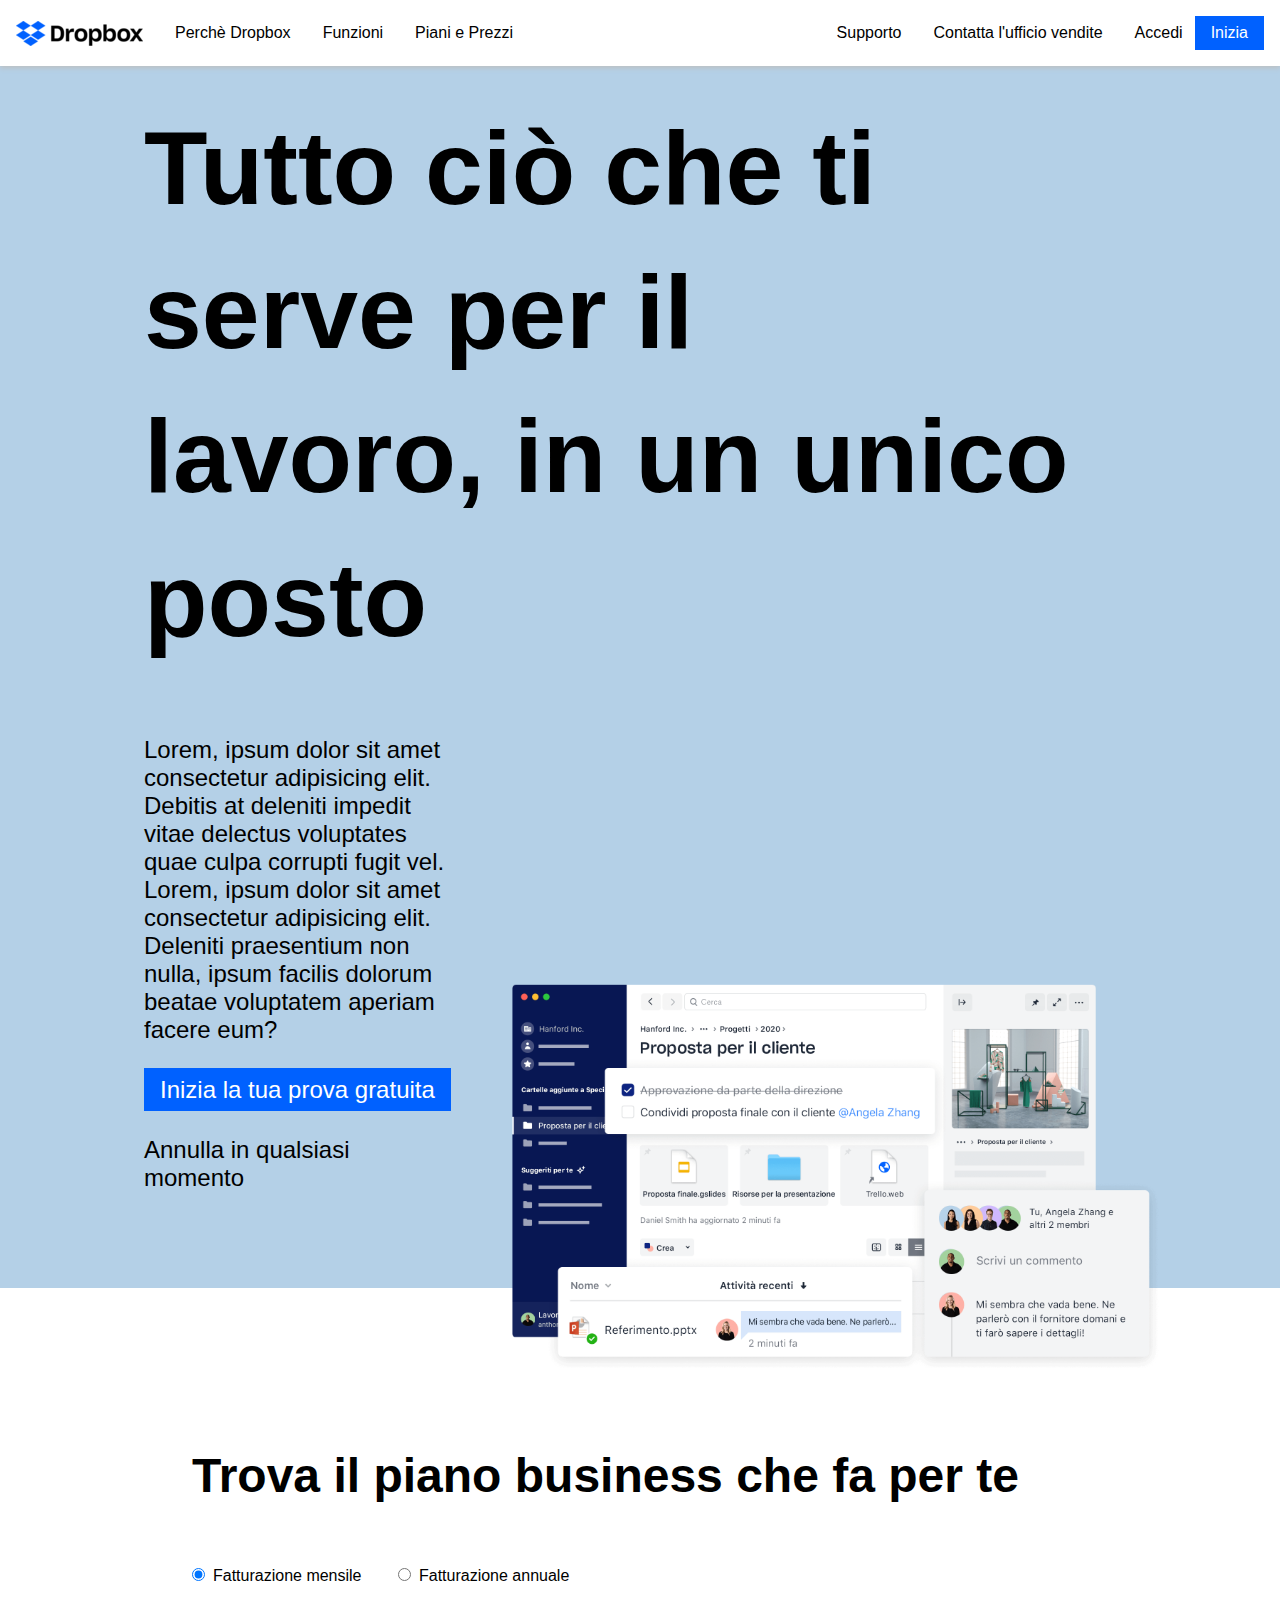
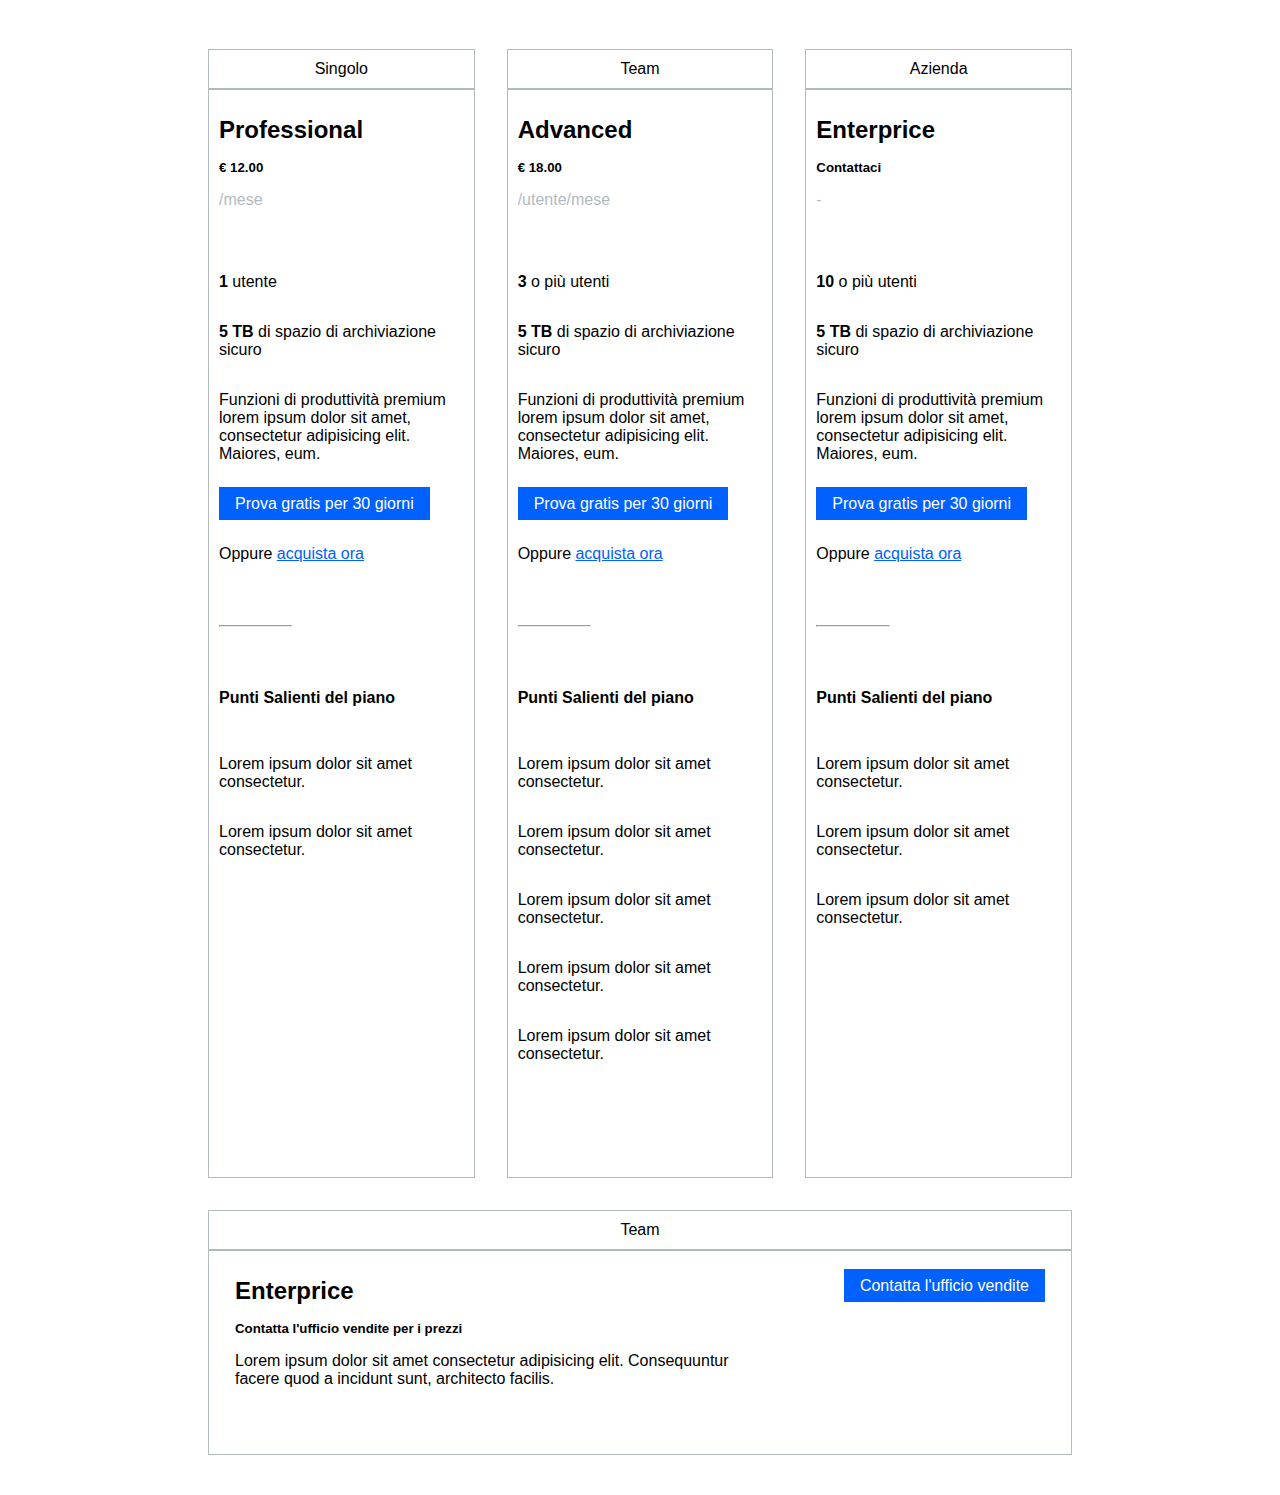
<file: index.html>
<!DOCTYPE html>
<html lang="en">
<head>
    <meta charset="UTF-8">
    <meta name="viewport" content="width=device-width, initial-scale=1.0">
    <title>Dropbox</title>

    <!-- google fonts -->
    <link rel="preconnect" href="https://fonts.googleapis.com">
    <link rel="preconnect" href="https://fonts.gstatic.com" crossorigin>
    <link href="https://fonts.googleapis.com/css2?family=Open+Sans:ital,wght@0,300..800;1,300..800&display=swap"
        rel="stylesheet">

    <!-- fontawesome icons -->
    <link rel="stylesheet" href="https://cdnjs.cloudflare.com/ajax/libs/font-awesome/6.6.0/css/all.min.css"
        integrity="sha512-Kc323vGBEqzTmouAECnVceyQqyqdsSiqLQISBL29aUW4U/M7pSPA/gEUZQqv1cwx4OnYxTxve5UMg5GT6L4JJg=="
        crossorigin="anonymous" referrerpolicy="no-referrer" />

    <link rel="stylesheet" href="./css/style.css">
</head>
<body class="debu">
    <header class="d.flex">
        <!-- menu -->
        <nav class="d-flex align-center justify-between">
            <div class="d-flex align-center">
                <!-- left menu -->
                <img class="logo" src="./img/logo-small.png" alt="logo dropbox">
                <div class="d-flex left-menu">
                    <a href="">Perchè Dropbox</a>
                    <a href="">Funzioni</a>
                    <a href="">Piani e Prezzi</a>
                </div>
            </div>
            <!-- right menu -->
            <div class="d-flex align-center">
                <div class="d-flex right-menu">
                    <a href="">Supporto</a>
                    <a href="">Contatta l'ufficio vendite</a>
                    <a href="">Accedi</a>
                </div>
                <!-- menu button -->
                <a id="start" href="">Inizia</a>
            </div>
        </nav>
    </header>
    <main>
        <!-- section jumbotron -->
        <div class="jumbotron">
            <div class="container">
                <!-- title jumbotron -->
                <h1 id="title-jumbotron">
                    <strong>Tutto ciò che ti serve per il<br>
                        lavoro, in un unico posto</strong>
                </h1>
                <!-- content jumbotron -->
                <div class="row">
                    <!-- jumbotron left -->
                    <div id="jumbo-left" class="col-4">
                        <div>
                            Lorem, ipsum dolor sit amet consectetur adipisicing elit. Debitis at deleniti impedit vitae delectus voluptates quae culpa corrupti fugit vel. Lorem, ipsum dolor sit amet consectetur adipisicing elit. Deleniti praesentium non nulla, ipsum facilis dolorum beatae voluptatem aperiam facere eum?
                        </div>
                        <div>
                            <a class="buttons" href="">Inizia la tua prova gratuita</a>
                        </div>
                        <div>Annulla in qualsiasi momento</div>
                        <i id="arrow" class="fa-solid fa-arrow-down"></i>
                    </div>
                    <!-- jumbotron right -->
                    <div id="col-jumbo-right" class="col-8">
                        <img id="jumbo-right" src="./img/jumbo.png" alt="">
                    </div>
                </div>
            </div>
        </div>
        <!-- end-section jumbotron -->
        <!-- section plans -->
         <div class="section plans">
            <div class="container-s">
                <!-- title plans -->
                <h1 id="plans-title">
                    Trova il piano business che fa per te
                </h1>
                <div id="radio">
                    <input type="radio" id="monthly" name="billing" value="monthly" checked><lable>Fatturazione mensile</lable>
                    <input type="radio" id="annual" name="billing" value="annual"><lable>Fatturazione annuale</lable>
                </div>
                <!-- content plans -->
                <div class="row">

                    <!-- left column -->
                    <div class="col-4">
                        <!-- category -->
                        <div class="little-plans-icon border">
                            <div>
                                <i class="fa-solid fa-user"></i> Singolo
                            </div>
                        </div>
                        <!-- content -->
                        <div class="column-plans border">
                            <div class="offer">
                                <!-- offer -->
                                <h2>Professional</h2>
                                <h5>€ 12.00</h5>
                                <div class="grey">/mese</div>
                            </div>
                            <div class="info">
                                <!-- info -->
                                <div>
                                    <i class="fa-solid fa-user"></i>
                                    <strong>1</strong> utente
                                </div>
                                <div>
                                    <i class="fa-solid fa-folder"></i>
                                    <strong>5 TB</strong> di spazio di archiviazione sicuro
                                </div>
                                <div>
                                    <i class="fa-solid fa-share-nodes"></i>
                                    Funzioni di produttività premium lorem ipsum dolor sit amet, consectetur adipisicing elit. Maiores, eum.
                                </div>
                                <div>
                                    <a class="buttons" href="">Prova gratis per 30 giorni</a>
                                </div>
                                <div>
                                    Oppure <a class="buy-now" href="">acquista ora</a>
                                </div>
                                <div>
                                    <hr class="hr">
                                </div>
                                <div>
                                    <h4 id="infoh4">
                                        Punti Salienti del piano
                                    </h4>
                                </div>
                                <div>    
                                    <div>
                                        <ul class="style-none-ul">
                                            <li><i class="check fa-solid fa-check"></i> Lorem ipsum dolor sit amet consectetur.</li>
                                            <li><i class="check fa-solid fa-check"></i> Lorem ipsum dolor sit amet consectetur.</li>
                                        </ul>
                                    </div>
                                </div>
                            </div>
                            <!-- end-info -->
                        </div>
                    </div>
                    <!-- end-left column -->

                    <!-- middle column -->
                    <div class="col-4 col-plans">
                        <!-- category -->
                        <div class="little-plans-icon border">
                            <div>
                                <i class="fa-solid fa-people-group"></i> Team
                            </div>
                        </div>
                        <!-- content -->
                        <div class="column-plans border">
                            <div class="offer">
                                <!-- offer -->
                                <h2>Advanced</h2>
                                <h5>€ 18.00</h5>
                                <div class="grey">/utente/mese</div>
                            </div>
                            <div class="info">
                                <!-- info -->
                                <div>
                                    <i class="fa-solid fa-people-group"></i>
                                    <strong>3</strong> o più utenti
                                </div>
                                <div>
                                    <i class="fa-solid fa-folder"></i>
                                    <strong>5 TB</strong> di spazio di archiviazione sicuro
                                </div>
                                <div>
                                    <i class="fa-solid fa-share-nodes"></i>
                                    Funzioni di produttività premium lorem ipsum dolor sit amet, consectetur adipisicing elit. Maiores, eum.
                                </div>
                                <div>
                                    <a class="buttons" href="">Prova gratis per 30 giorni</a>
                                </div>
                                <div>
                                    Oppure <a class="buy-now" href="">acquista ora</a>
                                </div>
                                <div>
                                    <hr class="hr">
                                </div>
                                <div>
                                    <h4 id="infoh4">
                                        Punti Salienti del piano
                                    </h4>
                                </div>
                                <div>    
                                    <div>
                                        <ul class="style-none-ul">
                                            <li><i class="check fa-solid fa-check"></i> Lorem ipsum dolor sit amet consectetur.</li>
                                            <li><i class="check fa-solid fa-check"></i> Lorem ipsum dolor sit amet consectetur.</li>
                                            <li><i class="check fa-solid fa-check"></i> Lorem ipsum dolor sit amet consectetur.</li>
                                            <li><i class="check fa-solid fa-check"></i> Lorem ipsum dolor sit amet consectetur.</li>
                                            <li><i class="check fa-solid fa-check"></i> Lorem ipsum dolor sit amet consectetur.</li>
                                        </ul>
                                    </div>
                                </div>
                            </div>
                            <!-- end-info -->
                        </div>
                    </div>
                    <!-- end-middle column -->

                    <!-- right column -->
                    <div class="col-4">
                        <!-- category -->
                        <div class="little-plans-icon border">
                            <div>
                                <i class="fa-solid fa-building"></i> Azienda
                            </div>
                        </div>
                        <!-- content -->
                        <div class="column-plans border">
                            <div class="offer">
                                <!-- offer -->
                                <h2>Enterprice</h2>
                                <h5>Contattaci</h5>
                                <div class="grey">-</div>
                            </div>
                            <div class="info">
                                <!-- info -->
                                <div>
                                    <i class="fa-solid fa-user"></i>
                                    <strong>10</strong> o più utenti
                                </div>
                                <div>
                                    <i class="fa-solid fa-folder"></i>
                                    <strong>5 TB</strong> di spazio di archiviazione sicuro
                                </div>
                                <div>
                                    <i class="fa-solid fa-share-nodes"></i>
                                    Funzioni di produttività premium lorem ipsum dolor sit amet, consectetur adipisicing elit. Maiores, eum.
                                </div>
                                <div>
                                    <a class="buttons" href="">Prova gratis per 30 giorni</a>
                                </div>
                                <div>
                                    Oppure <a class="buy-now" href="">acquista ora</a>
                                </div>
                                <div>
                                    <hr class="hr">
                                </div>
                                <div>
                                    <h4 id="infoh4">
                                        Punti Salienti del piano
                                    </h4>
                                </div>
                                <div>    
                                    <div>
                                        <ul class="style-none-ul">
                                            <li><i class="check fa-solid fa-check"></i> Lorem ipsum dolor sit amet consectetur.</li>
                                            <li><i class="check fa-solid fa-check"></i> Lorem ipsum dolor sit amet consectetur.</li>
                                            <li><i class="check fa-solid fa-check"></i> Lorem ipsum dolor sit amet consectetur.</li>
                                        </ul>
                                    </div>
                                </div>
                            </div>
                        </div>
                    </div>
                    <!-- end-right column -->

                    <!-- last column -->
                    <div id="last-column" class="col-12">
                        <!-- category -->
                        <div class="little-plans-icon border">
                            <div>
                                <i class="fa-solid fa-building"></i> Team
                            </div>
                        </div>
                        <!-- content -->
                        <div class="column-plans border">
                            <div class="row">
                                <div id="team-left" class="col-8 d-flex">
                                    <h2>Enterprice</h2>
                                    <h5>Contatta l'ufficio vendite per i prezzi</h5>
                                    <div>
                                        <p>
                                        Lorem ipsum dolor sit amet consectetur adipisicing elit. Consequuntur facere quod a incidunt sunt, architecto facilis.
                                        </p>
                                    </div>
                                </div>
                                <div id="team-button" class="col-4 d-flex">
                                    <div>
                                        <a class="buttons" href="">Contatta l'ufficio vendite</a>
                                    </div>
                                </div>
                            </div>
                        </div>    
                    </div>
                    <!-- end-last column -->

                </div>
            </div>
         </div>
    </main>
    <footer>

    </footer>
</body>
</html>
</file>
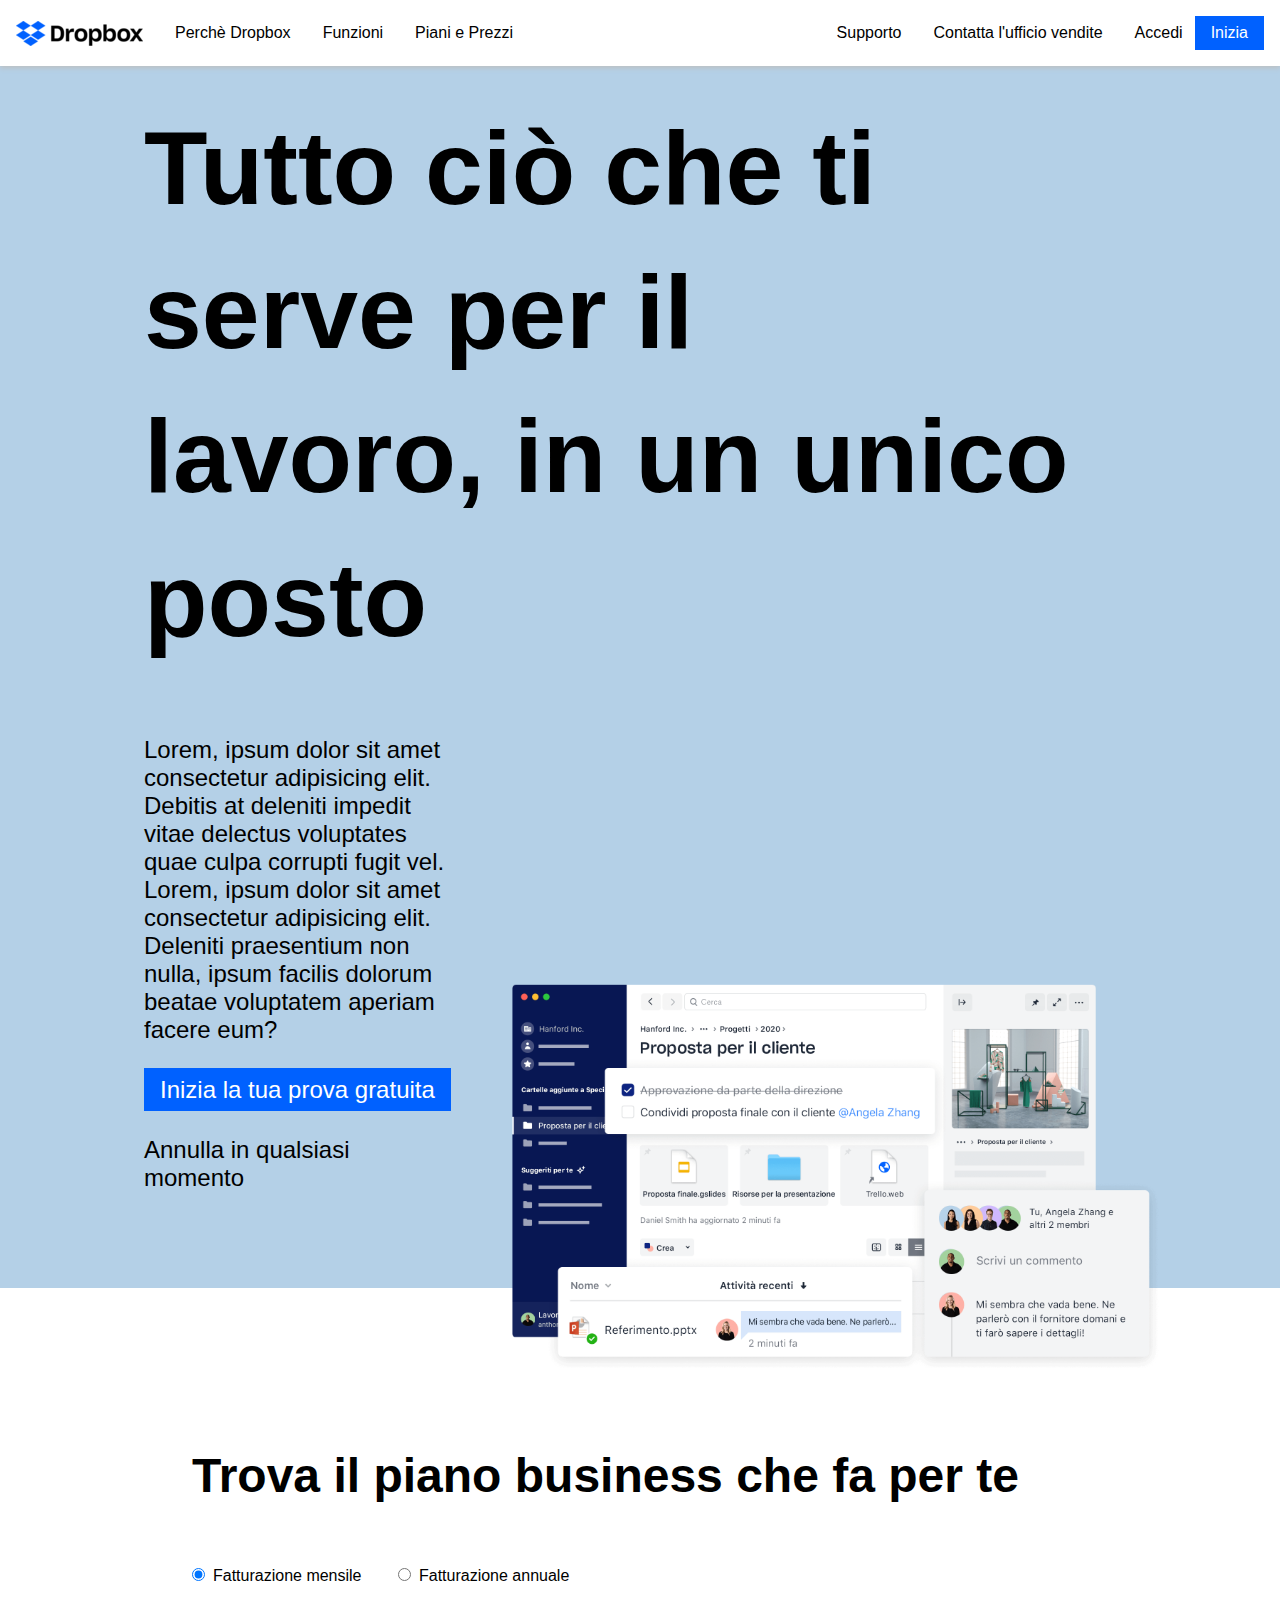
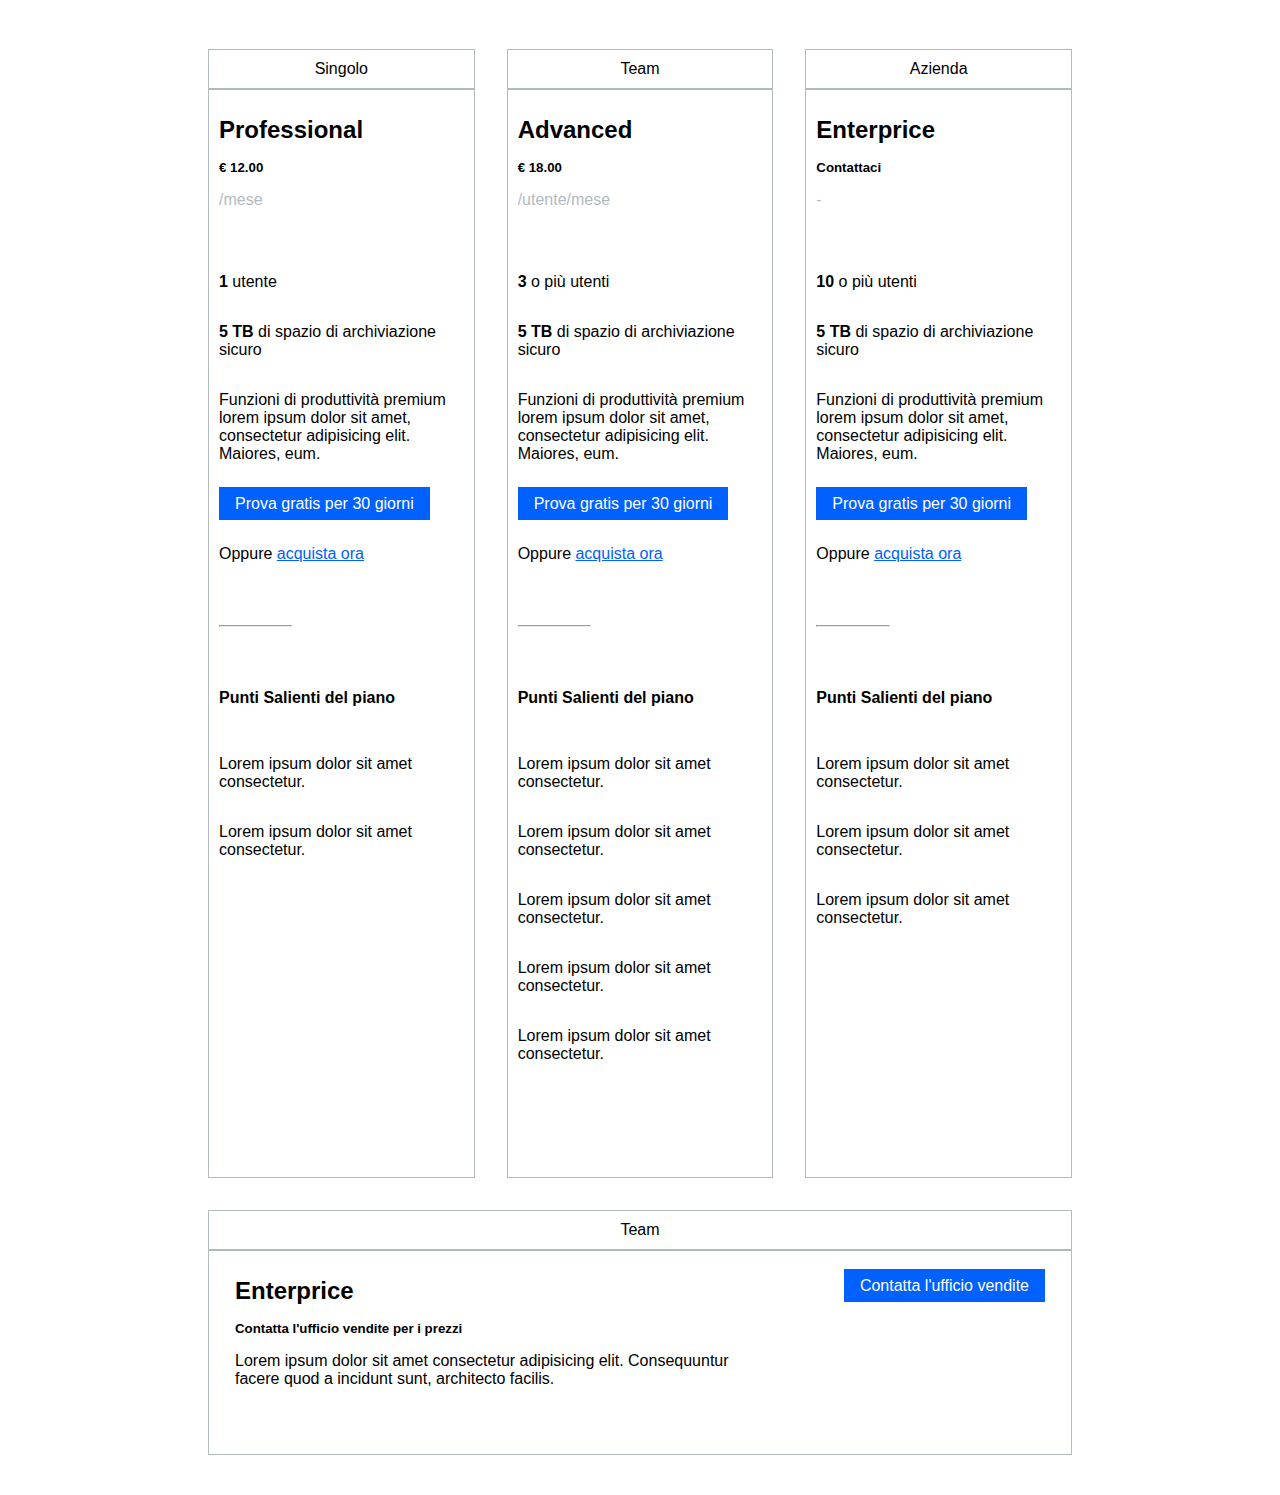
<file: bonus/index.html>
<!DOCTYPE html>
<html lang="en">
<head>
    <meta charset="UTF-8">
    <meta name="viewport" content="width=device-width, initial-scale=1.0">
    <title>Dropbox</title>

    <!-- google fonts -->
    <link rel="preconnect" href="https://fonts.googleapis.com">
    <link rel="preconnect" href="https://fonts.gstatic.com" crossorigin>
    <link href="https://fonts.googleapis.com/css2?family=Open+Sans:ital,wght@0,300..800;1,300..800&display=swap"
        rel="stylesheet">

    <!-- fontawesome icons -->
    <link rel="stylesheet" href="https://cdnjs.cloudflare.com/ajax/libs/font-awesome/6.6.0/css/all.min.css"
        integrity="sha512-Kc323vGBEqzTmouAECnVceyQqyqdsSiqLQISBL29aUW4U/M7pSPA/gEUZQqv1cwx4OnYxTxve5UMg5GT6L4JJg=="
        crossorigin="anonymous" referrerpolicy="no-referrer" />

    <link rel="stylesheet" href="./css/style.css">
</head>
<body class="debu">
    <header class="d-flex">
        <!-- menu -->
        <nav class="d-flex align-center justify-between">
            <div class="d-flex align-center">
                <!-- left menu -->
                <img class="logo" src="./img/logo-small.png" alt="logo dropbox">
                <div class="d-flex left-menu">
                    <a href="">Perchè Dropbox</a>
                    <a href="">Funzioni</a>
                    <a href="">Piani e Prezzi</a>
                </div>
            </div>
            <!-- right menu -->
            <div class="d-flex align-center">
                <div class="d-flex right-menu">
                    <a href="">Supporto</a>
                    <a href="">Contatta l'ufficio vendite</a>
                    <a href="">Accedi</a>
                </div>
                <!-- menu button -->
                <a id="start" href="">Inizia</a>
            </div>
        </nav>
    </header>
    <main>
        <!-- section jumbotron -->
        <div class="jumbotron">
            <div class="container">
                <!-- title jumbotron -->
                <h1 id="title-jumbotron">
                    <strong>Tutto ciò che ti serve per il<br>
                        lavoro, in un unico posto</strong>
                </h1>
                <!-- content jumbotron -->
                <div class="row">
                    <!-- jumbotron left -->
                    <div id="jumbo-left" class="col-4">
                        <div>
                            Lorem, ipsum dolor sit amet consectetur adipisicing elit. Debitis at deleniti impedit vitae delectus voluptates quae culpa corrupti fugit vel. Lorem, ipsum dolor sit amet consectetur adipisicing elit. Deleniti praesentium non nulla, ipsum facilis dolorum beatae voluptatem aperiam facere eum?
                        </div>
                        <div>
                            <a class="buttons" href="">Inizia la tua prova gratuita</a>
                        </div>
                        <div>Annulla in qualsiasi momento</div>
                        <i id="arrow" class="fa-solid fa-arrow-down"></i>
                    </div>
                    <!-- jumbotron right -->
                    <div id="col-jumbo-right" class="col-8">
                        <img id="jumbo-right" src="./img/jumbo.png" alt="">
                    </div>
                </div>
            </div>
        </div>
        <!-- end-section jumbotron -->
        <!-- section plans -->
         <div class="section plans">
            <div class="container-s">
                <!-- title plans -->
                <h1 id="plans-title">
                    Trova il piano business che fa per te
                </h1>
                <div id="radio">
                    <input type="radio" id="monthly" name="billing" value="monthly" checked><lable>Fatturazione mensile</lable>
                    <input type="radio" id="annual" name="billing" value="annual"><lable>Fatturazione annuale</lable>
                </div>
                <!-- content plans -->
                <div class="row">

                    <!-- left column -->
                    <div class="col-4">
                        <!-- category -->
                        <div class="little-plans-icon border">
                            <div>
                                <i class="fa-solid fa-user"></i> Singolo
                            </div>
                        </div>
                        <!-- content -->
                        <div class="column-plans border">
                            <div class="offer">
                                <!-- offer -->
                                <h2>Professional</h2>
                                <h5>€ 12.00</h5>
                                <div class="grey">/mese</div>
                            </div>
                            <div class="info">
                                <!-- info -->
                                <div>
                                    <i class="fa-solid fa-user"></i>
                                    <strong>1</strong> utente
                                </div>
                                <div>
                                    <i class="fa-solid fa-folder"></i>
                                    <strong>5 TB</strong> di spazio di archiviazione sicuro
                                </div>
                                <div>
                                    <i class="fa-solid fa-share-nodes"></i>
                                    Funzioni di produttività premium lorem ipsum dolor sit amet, consectetur adipisicing elit. Maiores, eum.
                                </div>
                                <div>
                                    <a class="buttons" href="">Prova gratis per 30 giorni</a>
                                </div>
                                <div>
                                    Oppure <a class="buy-now" href="">acquista ora</a>
                                </div>
                                <div>
                                    <hr class="hr">
                                </div>
                                <div>
                                    <h4 id="infoh4">
                                        Punti Salienti del piano
                                    </h4>
                                </div>
                                <div>    
                                    <div>
                                        <ul class="style-none-ul">
                                            <li><i class="check fa-solid fa-check"></i> Lorem ipsum dolor sit amet consectetur.</li>
                                            <li><i class="check fa-solid fa-check"></i> Lorem ipsum dolor sit amet consectetur.</li>
                                        </ul>
                                    </div>
                                </div>
                            </div>
                            <!-- end-info -->
                        </div>
                    </div>
                    <!-- end-left column -->

                    <!-- middle column -->
                    <div class="col-4 col-plans">
                        <!-- category -->
                        <div class="little-plans-icon border">
                            <div>
                                <i class="fa-solid fa-people-group"></i> Team
                            </div>
                        </div>
                        <!-- content -->
                        <div class="column-plans border">
                            <div class="offer">
                                <!-- offer -->
                                <h2>Advanced</h2>
                                <h5>€ 18.00</h5>
                                <div class="grey">/utente/mese</div>
                            </div>
                            <div class="info">
                                <!-- info -->
                                <div>
                                    <i class="fa-solid fa-people-group"></i>
                                    <strong>3</strong> o più utenti
                                </div>
                                <div>
                                    <i class="fa-solid fa-folder"></i>
                                    <strong>5 TB</strong> di spazio di archiviazione sicuro
                                </div>
                                <div>
                                    <i class="fa-solid fa-share-nodes"></i>
                                    Funzioni di produttività premium lorem ipsum dolor sit amet, consectetur adipisicing elit. Maiores, eum.
                                </div>
                                <div>
                                    <a class="buttons" href="">Prova gratis per 30 giorni</a>
                                </div>
                                <div>
                                    Oppure <a class="buy-now" href="">acquista ora</a>
                                </div>
                                <div>
                                    <hr class="hr">
                                </div>
                                <div>
                                    <h4 id="infoh4">
                                        Punti Salienti del piano
                                    </h4>
                                </div>
                                <div>    
                                    <div>
                                        <ul class="style-none-ul">
                                            <li><i class="check fa-solid fa-check"></i> Lorem ipsum dolor sit amet consectetur.</li>
                                            <li><i class="check fa-solid fa-check"></i> Lorem ipsum dolor sit amet consectetur.</li>
                                            <li><i class="check fa-solid fa-check"></i> Lorem ipsum dolor sit amet consectetur.</li>
                                            <li><i class="check fa-solid fa-check"></i> Lorem ipsum dolor sit amet consectetur.</li>
                                            <li><i class="check fa-solid fa-check"></i> Lorem ipsum dolor sit amet consectetur.</li>
                                        </ul>
                                    </div>
                                </div>
                            </div>
                            <!-- end-info -->
                        </div>
                    </div>
                    <!-- end-middle column -->

                    <!-- right column -->
                    <div class="col-4">
                        <!-- category -->
                        <div class="little-plans-icon border">
                            <div>
                                <i class="fa-solid fa-building"></i> Azienda
                            </div>
                        </div>
                        <!-- content -->
                        <div class="column-plans border">
                            <div class="offer">
                                <!-- offer -->
                                <h2>Enterprice</h2>
                                <h5>Contattaci</h5>
                                <div class="grey">-</div>
                            </div>
                            <div class="info">
                                <!-- info -->
                                <div>
                                    <i class="fa-solid fa-user"></i>
                                    <strong>10</strong> o più utenti
                                </div>
                                <div>
                                    <i class="fa-solid fa-folder"></i>
                                    <strong>5 TB</strong> di spazio di archiviazione sicuro
                                </div>
                                <div>
                                    <i class="fa-solid fa-share-nodes"></i>
                                    Funzioni di produttività premium lorem ipsum dolor sit amet, consectetur adipisicing elit. Maiores, eum.
                                </div>
                                <div>
                                    <a class="buttons" href="">Prova gratis per 30 giorni</a>
                                </div>
                                <div>
                                    Oppure <a class="buy-now" href="">acquista ora</a>
                                </div>
                                <div>
                                    <hr class="hr">
                                </div>
                                <div>
                                    <h4 id="infoh4">
                                        Punti Salienti del piano
                                    </h4>
                                </div>
                                <div>    
                                    <div>
                                        <ul class="style-none-ul">
                                            <li><i class="check fa-solid fa-check"></i> Lorem ipsum dolor sit amet consectetur.</li>
                                            <li><i class="check fa-solid fa-check"></i> Lorem ipsum dolor sit amet consectetur.</li>
                                            <li><i class="check fa-solid fa-check"></i> Lorem ipsum dolor sit amet consectetur.</li>
                                        </ul>
                                    </div>
                                </div>
                            </div>
                        </div>
                    </div>
                    <!-- end-right column -->

                    <!-- last column -->
                    <div id="last-column" class="col-12">
                        <!-- category -->
                        <div class="little-plans-icon border">
                            <div>
                                <i class="fa-solid fa-building"></i> Team
                            </div>
                        </div>
                        <!-- content -->
                        <div class="column-plans border">
                            <div class="row">
                                <div id="team-left" class="col-8 d-flex">
                                    <h2>Enterprice</h2>
                                    <h5>Contatta l'ufficio vendite per i prezzi</h5>
                                    <div>
                                        <p>
                                        Lorem ipsum dolor sit amet consectetur adipisicing elit. Consequuntur facere quod a incidunt sunt, architecto facilis.
                                        </p>
                                    </div>
                                </div>
                                <div id="team-button" class="col-4 d-flex">
                                    <div>
                                        <a class="buttons" href="">Contatta l'ufficio vendite</a>
                                    </div>
                                </div>
                            </div>
                        </div>    
                    </div>
                    <!-- end-last column -->

                </div>
            </div>
         </div>
    </main>
    <footer>

    </footer>
</body>
</html>
</file>
<file: css/style.css>
/* region common */
* {
    margin: 0;
    padding: 0;
    box-sizing: border-box;
}

body {
    font-family: Arial, Helvetica, sans-serif;
    min-width:1200px;
    background-color: var(--box-light);
}

img {
    max-width: 100%;
}

a {
    text-decoration: none;
    color: var(--box-dark);
}

.buttons {
    padding: 0.5rem 1rem;
    color: var(--box-light);
    background-color: var(--box-buttons);
}

.buttons:hover {
    background-color: var(--box-light-button);
}
/* end-region common */

/* region debug */
.debug * {
    border: 1px dashed;
}

.debug [class^="col"] {
    min-height: 300px;
    background-color: rgb(218, 228, 79);
}
/* end-region debug */

/* region utility */
:root {
    --box-light: #ffffff;
    --box-dark: #000000;
    --box-grey: #b2babe;
    --box-buttons: #0061ff;
    --box-light-button: #3381ff;
    --box-background: #b4d0e7;
}

.container {
    width: 80%;
    margin: auto;
}

.container-s {
    width: 70%;
    margin: auto;
}

.row {
    display: flex;
    flex-wrap: wrap;
    margin: 0;
}

[class^="col-"] {
    padding: 1rem;
}

.col-1 {
    width: calc((100% / 12) * 1);
}

.col-2 {
    width: calc((100% / 12) * 2);
}

.col-3 {
    width: calc((100% / 12) * 3);
}

.col-4 {
    width: calc((100% / 12) * 4);
}

.col-5 {
    width: calc((100% / 12) * 5);
}

.col-6 {
    width: 50%;
}

.col-7 {
    width: calc((100% / 12) * 7);
}

.col-8 {
    width: calc((100% / 12) * 8);
}

.col-9 {
    width: calc((100% / 12) * 9);
}

.col-10 {
    width: calc((100% / 12) * 10);
}

.col-11 {
    width: calc((100% / 12) * 11);
}

.col-12 {
    width: 100%;
}

.grey {
    color: var(--box-grey);
}
/* end-region utility */

/* region flex */
.d-flex {
    display: flex;
}

.justify-between {
    justify-content:space-between;
}

.align-center{
    align-items: center;
}
/* end-region flex */

/* region header */
header {
    background-color: var(--box-light);
    position: fixed;
    width: 100%;
    z-index: 1000;
}

header nav {
    padding: 1rem;
    width: 100%;
    box-shadow: 0px 2px 5px #bcbfc0;
}

.left-menu {
    a {
        margin-left: 2rem;
    }
}

.right-menu {
    a {
        margin-right: 2rem;
    }
}

a#start {
    padding: 0.5rem 1rem;
    color: var(--box-light);
    background-color: var(--box-buttons);
    margin-left: -20px;
}

a#start:hover {
    background-color: var(--box-light-button);
}
/* end-region header */

/* region main */
[class^="col"] {
    margin: 0.rem;
}

a:hover {
    background-color: (--box-background);
}

main {
    padding-top: 3rem;
}

/* jumbotron section */
.jumbotron {
    background-color: var(--box-background);
    margin-bottom: 10rem;
}

#title-jumbotron {
    font-size: 6.5rem;
    line-height: 9rem;
    padding: 1rem;
    padding-top: 3rem;
    margin-bottom: 2rem;
}

#jumbo-left {
    display: flex;
    flex-direction: column;
    font-size: 1.5rem;
}

#jumbo-left>*:not(:last-child) {
    padding-bottom: 2rem;
}

#col-jumbo-right {
    position: relative;
}

#jumbo-right {
    position: absolute;
    bottom: -5rem;
}

#arrow {
    font-size: 3rem;
    padding-top: 3rem;
}
/* end-jumbotron section */
/* plans section */
#plans-title {
    font-size: 3rem;
    margin-bottom: 4rem;
}

#radio {
    margin-bottom: 3rem;
    #monthly{
        margin-right: 0.5rem;
    }
    #annual{
        margin-left: 2rem;
        margin-right: 0.5rem;
    }
}

.border{
    border-width: 1px;
    border-style: solid;
    border-color: var(--box-grey);
    padding: 10px;
}
/* first col */
.little-plans-icon{
    display: flex;
    justify-content: center;
}

.column-plans {
    height: 100%;
}

.offer>* {
    padding-top: 1rem;
}

.info>*{
    padding-bottom: 2rem;
}

.info>div:first-child{
    padding-top: 4rem;
}

.buy-now {
    text-decoration: underline;
    color: var(--box-buttons);
}

.hr {
    margin: 30px 0px;
    width: 30%;
}

.style-none-ul {
    list-style-type: none;
}

li {
    margin-bottom: 2rem;
}

.check {
    color: var(--box-buttons);
}

#infoh4 {
    margin-bottom: 1rem;
}
/* end-first col */
/* last-col */
#last-column {
    margin-top: 2.5rem;
    margin-bottom: 4rem;
}

#team-left {
    flex-direction:column;
    :not(:last-child){
        padding-bottom: 1rem;
    }
}

#team-button {
    justify-content: flex-end;
}
/* end-last col */
/* end-plans section */
/* end-region main */
</file>
<file: bonus/css/style.css>
/* region common */
* {
    margin: 0;
    padding: 0;
    box-sizing: border-box;
}

body {
    font-family: Arial, Helvetica, sans-serif;
    min-width:1200px;
    background-color: var(--box-light);
}

img {
    max-width: 100%;
}

a {
    text-decoration: none;
    color: var(--box-dark);
}

.buttons {
    padding: 0.5rem 1rem;
    color: var(--box-light);
    background-color: var(--box-buttons);
}

.buttons:hover {
    background-color: var(--box-light-button);
}
/* end-region common */

/* region debug */
.debug * {
    border: 1px dashed;
}

.debug [class^="col"] {
    min-height: 300px;
    background-color: rgb(218, 228, 79);
}
/* end-region debug */

/* region utility */
:root {
    --box-light: #ffffff;
    --box-dark: #000000;
    --box-grey: #b2babe;
    --box-buttons: #0061ff;
    --box-light-button: #3381ff;
    --box-background: #b4d0e7;
}

.container {
    width: 80%;
    margin: auto;
}

.container-s {
    width: 70%;
    margin: auto;
}

.row {
    display: flex;
    flex-wrap: wrap;
    margin: 0;
}

[class^="col-"] {
    padding: 1rem;
}

.col-1 {
    width: calc((100% / 12) * 1);
}

.col-2 {
    width: calc((100% / 12) * 2);
}

.col-3 {
    width: calc((100% / 12) * 3);
}

.col-4 {
    width: calc((100% / 12) * 4);
}

.col-5 {
    width: calc((100% / 12) * 5);
}

.col-6 {
    width: 50%;
}

.col-7 {
    width: calc((100% / 12) * 7);
}

.col-8 {
    width: calc((100% / 12) * 8);
}

.col-9 {
    width: calc((100% / 12) * 9);
}

.col-10 {
    width: calc((100% / 12) * 10);
}

.col-11 {
    width: calc((100% / 12) * 11);
}

.col-12 {
    width: 100%;
}

.grey {
    color: var(--box-grey);
}
/* end-region utility */

/* region flex */
.d-flex {
    display: flex;
}

.justify-between {
    justify-content:space-between;
}

.align-center{
    align-items: center;
}
/* end-region flex */

/* region header */
header {
    background-color: var(--box-light);
    position: fixed;
    width: 100%;
    z-index: 1000;
}

header nav {
    padding: 1rem;
    width: 100%;
    box-shadow: 0px 2px 5px #bcbfc0;
}

.left-menu {
    a {
        margin-left: 2rem;
    }
}

.right-menu {
    a {
        margin-right: 2rem;
    }
}

a#start {
    padding: 0.5rem 1rem;
    color: var(--box-light);
    background-color: var(--box-buttons);
    margin-left: -20px;
}

a#start:hover {
    background-color: var(--box-light-button);
}
/* end-region header */

/* region main */
[class^="col"] {
    margin: 0.rem;
}

a:hover {
    background-color: (--box-background);
}

main {
    padding-top: 3rem;
}

/* jumbotron section */
.jumbotron {
    background-color: var(--box-background);
    margin-bottom: 10rem;
}

#title-jumbotron {
    font-size: 6.5rem;
    line-height: 9rem;
    padding: 1rem;
    padding-top: 3rem;
    margin-bottom: 2rem;
}

#jumbo-left {
    display: flex;
    flex-direction: column;
    font-size: 1.5rem;
}

#jumbo-left>*:not(:last-child) {
    padding-bottom: 2rem;
}

#col-jumbo-right {
    position: relative;
}

#jumbo-right {
    position: absolute;
    bottom: -5rem;
}

#arrow {
    font-size: 3rem;
    padding-top: 3rem;
}
/* end-jumbotron section */
/* plans section */
#plans-title {
    font-size: 3rem;
    margin-bottom: 4rem;
}

#radio {
    margin-bottom: 3rem;
    #monthly{
        margin-right: 0.5rem;
    }
    #annual{
        margin-left: 2rem;
        margin-right: 0.5rem;
    }
}

.border{
    border-width: 1px;
    border-style: solid;
    border-color: var(--box-grey);
    padding: 10px;
}
/* first col */
.little-plans-icon{
    display: flex;
    justify-content: center;
}

.column-plans {
    height: 100%;
}

.offer>* {
    padding-top: 1rem;
}

.info>*{
    padding-bottom: 2rem;
}

.info>div:first-child{
    padding-top: 4rem;
}

.buy-now {
    text-decoration: underline;
    color: var(--box-buttons);
}

.hr {
    margin: 30px 0px;
    width: 30%;
}

.style-none-ul {
    list-style-type: none;
}

li {
    margin-bottom: 2rem;
}

.check {
    color: var(--box-buttons);
}

#infoh4 {
    margin-bottom: 1rem;
}
/* end-first col */
/* last-col */
#last-column {
    margin-top: 2.5rem;
    margin-bottom: 4rem;
}

#team-left {
    flex-direction:column;
    :not(:last-child){
        padding-bottom: 1rem;
    }
}

#team-button {
    justify-content: flex-end;
}
/* end-last col */
/* end-plans section */
/* end-region main */
/* region footer */
/* end-region footer */

/* region media query */
@media screen and (max-width: 320px) {
    header {
        flex-wrap: wrap;
        a {
            font-size: 10px;
        }
    }
}
</file>
